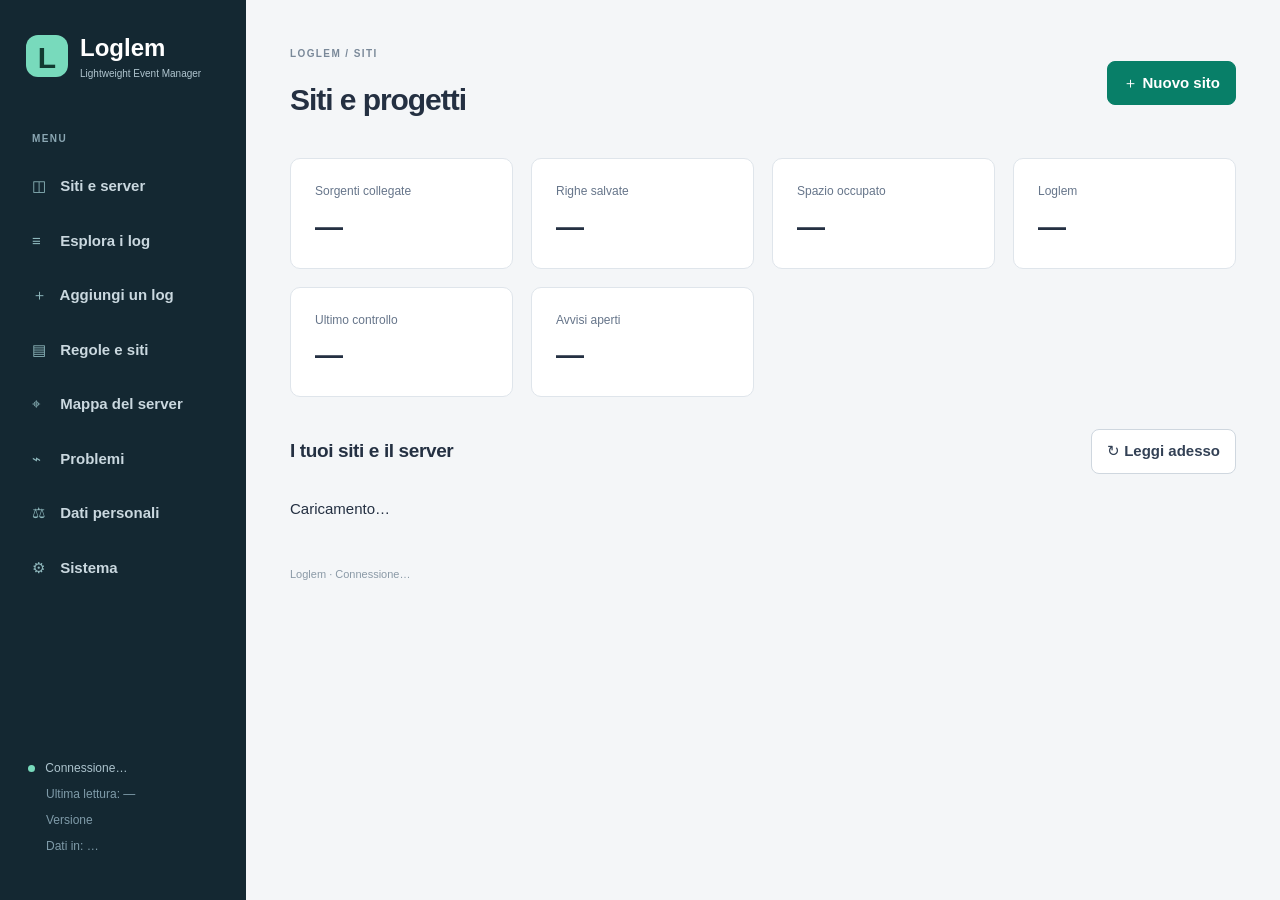
<file: web/index.html>
<!doctype html>
<html lang="it">
  <head>
    <meta charset="utf-8" />
    <meta name="viewport" content="width=device-width,initial-scale=1" />
    <meta name="loglem-token" content="__LOGLEM_TOKEN__" />
    <title>Loglem · Siti</title>
    <link rel="stylesheet" href="style.css" />
    <script src="copies.js" defer></script>
    <script src="app.js" defer></script>
    <script src="rules.js" defer></script>
    <script src="monitor.js" defer></script>
    <script src="add.js" defer></script>
  </head>
  <body>
    <dialog id="session-block" aria-labelledby="session-title">
      <h2 id="session-title">Ricollega questa pagina</h2><p id="session-message"></p>
      <button id="retry-session" type="button" class="primary">Ricarica la pagina</button>
    </dialog>
    <dialog id="assign-dialog" aria-labelledby="move-title">
      <form id="move-log"><h2 id="move-title">Assegna il log</h2>
        <p id="move-name"></p><label>Destinazione <select id="move-site" required></select></label>
        <p>Lo storico e le impostazioni di raccolta restano disponibili nella nuova scheda.</p>
        <button type="submit" class="primary">Assegna</button> <button type="button" data-close>Chiudi</button>
      </form>
    </dialog>
    <dialog id="pause-dialog" aria-labelledby="pause-title">
      <form id="schedule-pause"><h2 id="pause-title">Metti in pausa la raccolta</h2>
        <p id="pause-policy"></p><p>Il programma continuerà a scrivere. Se cancella degli originali prima della ripresa, quegli eventi potrebbero mancare nello storico.</p>
        <label>Quando deve riprendere Loglem?
          <select id="pause-duration"><option value="60">Tra un’ora</option><option value="1440">Tra un giorno</option><option value="10080">Tra una settimana</option><option value="">Quando premo Riprendi</option></select>
        </label><button type="submit" class="primary">Conferma pausa</button> <button type="button" data-close>Annulla</button>
      </form>
    </dialog>
    <dialog id="remove-dialog" aria-labelledby="remove-title">
      <h2 id="remove-title">Elimina il log da Loglem</h2><p id="remove-summary"></p>
      <p id="last-copy" class="cleanup-warning" hidden>Loglem ha già cancellato alcuni file originali dopo averli archiviati. Questo archivio potrebbe contenerne l’ultima copia.</p>
      <p>Il backup include configurazione e archivi di Loglem. Lo troverai nella cartella <code>backups</code> dei dati di Loglem. La cancellazione parte solo dopo la verifica.</p>
      <button id="remove-backup" type="button" class="primary">Crea e verifica un backup, poi elimina</button>
      <button id="remove-direct" type="button" class="danger">Elimina senza backup</button> <button type="button" data-close>Annulla</button>
    </dialog>
    <aside class="sidebar">
      <a class="brand" href="#sources">
        <span class="brand-icon">L</span>
        <span>Loglem<small>Lightweight Event Manager</small></span>
      </a>
      <p class="nav-label">MENU</p>
      <nav aria-label="Navigazione principale">
        <a href="#sources" data-nav="sources"><span aria-hidden="true">◫</span> Siti e server</a>
        <a href="#logs" data-nav="logs"><span aria-hidden="true">≡</span> Esplora i log</a>
        <a href="#add" data-nav="add" class="admin-only"><span aria-hidden="true">＋</span> Aggiungi un log</a>
        <a href="#rules" data-nav="rules" class="admin-only"><span aria-hidden="true">▤</span> Regole e siti</a>
        <a href="#inventory" data-nav="inventory" class="admin-only"><span aria-hidden="true">⌖</span> Mappa del server</a>
        <a href="#diagnostics" data-nav="diagnostics"><span aria-hidden="true">⌁</span> Problemi</a>
        <a href="#privacy" data-nav="privacy" class="admin-only"><span aria-hidden="true">⚖</span> Dati personali</a>
        <a href="#system" data-nav="system" class="admin-only"><span aria-hidden="true">⚙</span> Sistema</a>
      </nav>
      <div class="sidebar-bottom">
        <span class="connection-dot"></span> <span id="connection-status">Connessione…</span>
        <small id="last-reading">Ultima lettura: —</small>
        <small id="version">Versione</small>
        <small class="data-dir">Dati in: <span id="data-dir">…</span></small>
        <div id="user-box" class="user-box" hidden>
          <span id="user-name"></span>
          <button id="logout" type="button">Esci</button>
        </div>
      </div>
    </aside>

    <main>
      <header class="page-header">
        <div>
          <p class="eyebrow">LOGLEM / <span id="breadcrumb">SITI</span></p>
          <h1 id="page-title">Siti e progetti</h1>
          <p id="page-subtitle"></p>
        </div>
        <a class="button primary admin-only" id="header-add" href="#new-site">＋ Nuovo sito</a>
      </header>

      <div id="problems" class="problems" role="alert" hidden></div>
      <div id="notice" role="status" aria-live="polite" hidden></div>

      <!-- Sorgenti -->
      <section id="view-sources" data-view="sources">
        <div class="summary-grid">
          <div><span>Sorgenti collegate</span><strong id="source-count">—</strong></div>
          <div><span>Righe salvate</span><strong id="entry-count">—</strong></div>
          <div><span>Spazio occupato</span><strong id="archive-size">—</strong></div>
          <div id="card-uptime"><span>Loglem</span><strong id="uptime">—</strong></div>
          <div id="card-check"><span>Ultimo controllo</span><strong id="last-check">—</strong></div>
          <div id="card-alerts"><span>Avvisi aperti</span><strong id="open-alerts">—</strong></div>
        </div>
        <div class="section-heading">
          <h2>I tuoi siti e il server</h2>
          <button id="collect" class="admin-only">↻ Leggi adesso</button>
        </div>
        <p class="muted" id="collection-status"></p>
        <div id="source-list" class="source-grid"><p>Caricamento…</p></div>
      </section>

      <section data-view="new-site" hidden>
        <form id="new-site-form" class="panel">
          <label for="new-site-name">Nome del sito o progetto</label>
          <input id="new-site-name" maxlength="200" placeholder="example.com" required />
          <div class="wizard-actions">
            <a class="button" href="#sources">Annulla</a>
            <button type="submit" class="primary">Crea sito</button>
          </div>
        </form>
      </section>

      <section data-view="site" hidden>
        <a href="#sources" class="text-link">← Siti e server</a>
        <div id="site-actions" class="row site-actions"></div>
        <section id="site-storage" class="panel" hidden>
          <h2>Copie e doppioni</h2>
          <p id="site-space" role="status"></p>
          <div class="row">
            <button id="site-scan" class="admin-only" type="button">Cerca doppioni anche fuori da Loglem</button>
            <button id="site-recount" type="button">Aggiorna conteggio</button>
          </div>
          <details id="site-matches" hidden>
            <summary id="site-match-count"></summary>
            <div id="site-match-list"></div>
          </details>
        </section>
        <div id="site-logs" class="table-scroll"></div>
        <div id="advice-panel" class="panel advice" hidden></div>
        <section id="site-preview" class="panel" hidden>
          <h2>Righe più recenti</h2>
          <div id="site-recent"></div>
        </section>
      </section>

      <!-- Esplora i log -->
      <section id="view-logs" data-view="logs" hidden>
        <form id="search-form" class="panel filters">
          <div class="filter-dates">
            <label>Sito o server <select id="search-site"><option value="">Tutti i gruppi</option></select></label>
            <label>Log <select id="search-source"><option value="">Tutte le sorgenti</option></select></label>
          </div>
          <div class="filter-main">
            <label>Domanda <select id="search-question"><option value="">Ricerca libera</option><option value="admin">Accessi riusciti al server (SSH, sudo, su, login)</option><option value="cron">Errori segnalati da cron</option><option value="5xx">Richieste HTTP con risposta 5xx</option><option value="404">IP con più risposte 404</option></select></label>
            <div class="field grow">
              <label for="search-text">Cerca nel testo</label>
              <input id="search-text" placeholder="Una parola, un errore, un indirizzo IP…" />
            </div>
            <button class="primary" type="submit">Cerca</button>
            <button id="clear-search" type="button">Azzera</button>
          </div>
          <div class="filter-dates">
            <div class="field">
              <label for="search-from">Dal giorno (UTC)</label>
              <input id="search-from" type="date" />
            </div>
            <div class="field">
              <label for="search-to">Al giorno, incluso (UTC)</label>
              <input id="search-to" type="date" />
            </div>
          </div>
          <div class="filter-options">
            <div class="severity-filter" role="group" aria-label="Gravità da mostrare">
              <span class="severity-title">Mostra</span>
              <label class="level-check level-info">
                <input type="checkbox" id="show-info" checked /> Info
              </label>
              <label class="level-check level-warning">
                <input type="checkbox" id="show-warning" checked /> Avvisi
              </label>
              <label class="level-check level-error">
                <input type="checkbox" id="show-error" checked /> Errori
              </label>
            </div>
            <label class="checkbox live-toggle">
              <input type="checkbox" id="live" checked /> Diretta: le righe nuove compaiono in cima
              appena arrivano
            </label>
          </div>
          <details class="advanced-filters">
              <summary>Filtri avanzati</summary>
              <div class="filter-dates">
                <label class="checkbox">
                  <input type="checkbox" id="search-ignore-case" checked /> Maiuscole indifferenti
                </label>
                <div class="field">
                  <label for="search-ip">Indirizzo IP</label>
                  <input id="search-ip" placeholder="es. 203.0.113.7" />
                </div>
                <div class="field">
                  <label for="search-path">Percorso</label>
                  <input id="search-path" placeholder="es. /login" />
                </div>
                <div class="field">
                  <label for="search-status">Codice</label>
                  <input id="search-status" type="number" min="100" max="599" placeholder="es. 404" />
                </div>
              </div>
              <small>Gravità e codice si riconoscono dal contenuto della riga, per qualsiasi programma: JSON, common/combined, syslog, logfmt o parole come ERROR e WARN. Una riga senza gravità conta come info.</small>
          </details>
        </form>
        <div id="log-source-status" class="inline-status" role="status"></div>
        <div class="panel log-panel">
          <div class="section-heading log-heading">
            <h2>Log</h2>
            <span id="result-count" class="muted">Caricamento…</span>
          </div>
          <div id="search-results" aria-live="polite"></div>
        </div>
      </section>

      <!-- Aggiungi sorgente -->
      <section id="view-add" data-view="add" hidden>
        <ol class="stepper" aria-label="Passaggi">
          <li data-step="1">1 <span>Cosa</span></li>
          <li data-step="2">2 <span>Chi</span></li>
          <li data-step="3">3 <span>Dove</span></li>
          <li data-step="4">4 <span>Riepilogo</span></li>
        </ol>

        <div id="add-what" class="panel wizard-step">
          <h2>Cosa vuoi aggiungere?</h2>
          <p class="muted">Scegli che cosa vuoi tenere d'occhio: poi ti guido passo per passo.</p>
          <div id="category-grid" class="type-grid"></div>
          <form id="add-name-form" class="add-name" hidden>
            <div class="field">
              <label for="add-name" id="add-name-label">Come si chiama?</label>
              <input id="add-name" maxlength="120" autocomplete="off" />
              <small id="add-name-help"></small>
            </div>
            <div class="wizard-actions">
              <button type="button" id="add-name-cancel">← Cambia scelta</button>
              <button class="primary">Continua →</button>
            </div>
          </form>
        </div>

        <div id="add-who" class="panel wizard-step" hidden>
          <h2 id="add-who-title">Chi risponde alle richieste?</h2>
          <p class="muted">
            In cima quelli trovati su questo server. Se davanti c'è un proxy, scegli anche quello:
            il log degli accessi di solito lo scrive il primo che riceve la richiesta.
          </p>
          <div id="add-who-question" class="add-question" hidden>
            <strong id="add-who-question-text"></strong>
            <div class="row">
              <button type="button" class="primary" id="add-who-yes">Sì, è lui</button>
              <button type="button" id="add-who-no">No, scelgo io</button>
            </div>
          </div>
          <div id="program-list" class="container-list" aria-live="polite"></div>
          <div class="wizard-actions">
            <button type="button" data-add-back="1">← Indietro</button>
            <button type="button" id="add-who-unknown">Non lo so</button>
            <button type="button" id="add-who-other">Un altro programma</button>
            <button type="button" class="primary" id="add-who-next">Continua →</button>
          </div>
        </div>

        <div id="add-where" class="panel wizard-step" hidden>
          <h2>Dove sono i log?</h2>
          <p class="muted">
            Ho cercato su questo server. Le caselle già spuntate sono sicure; per le altre leggi il
            motivo e scegli tu.
          </p>
          <div id="add-where-warnings" class="add-warnings"></div>
          <div id="proposal-list" class="proposal-list" aria-live="polite"></div>
          <h3>Manca qualcosa? Aggiungi da…</h3>
          <div class="type-grid compact">
            <button id="from-files" class="type-card" type="button">
              <span class="type-icon">▱</span>
              <strong>File o cartella</strong>
              <span>Qualsiasi file di testo, o i file di una cartella con un certo nome</span>
            </button>
            <button id="from-container" class="type-card" type="button">
              <span class="type-icon">⬡</span>
              <strong>Container</strong>
              <span>Podman, Docker o un pod di Kubernetes, tutti in un elenco</span>
            </button>
            <button id="from-journal" class="type-card" type="button">
              <span class="type-icon">☰</span>
              <strong>Journal di sistema</strong>
              <span>Servizi, programmi, gravità</span>
            </button>
            <button id="from-other" class="type-card" type="button">
              <span class="type-icon">?</span>
              <strong>Altro</strong>
              <span>Un log che non sta in un file</span>
            </button>
          </div>
          <div class="wizard-actions">
            <button type="button" data-add-back="2">← Indietro</button>
            <button type="button" class="primary" id="add-where-next">Continua →</button>
          </div>
        </div>

        <div id="folder-step" class="panel wizard-step" hidden>
          <h2>File o cartella</h2>
          <p class="muted">
            Naviga tra le cartelle del computer su cui gira Loglem, oppure scrivi il percorso e
            premi Invio. Scegli un file, oppure tutta la cartella con i nomi che ti servono.
          </p>
          <label for="folder-path">Percorso della cartella</label>
          <div class="row">
            <input id="folder-path" class="grow" placeholder="/var/log" />
            <button id="open-folder" type="button">Apri</button>
            <button id="folder-parent" type="button">↑ Cartella superiore</button>
          </div>
          <div id="folder-items" class="folder-list"></div>
          <div class="preview">
            <strong id="log-count"></strong>
            <ul id="log-files"></ul>
          </div>
          <div class="field">
            <label for="folder-pattern">Tutta la cartella: quali file?</label>
            <div class="row">
              <input id="folder-pattern" class="grow" list="folder-pattern-options" value="*.log" />
              <datalist id="folder-pattern-options"></datalist>
              <button id="use-folder" type="button" class="primary">Usa la cartella →</button>
            </div>
            <small id="folder-pattern-help">* sta per «qualsiasi testo». Vengono letti anche i file futuri con lo stesso nome. Le sottocartelle no.</small>
          </div>
          <div class="wizard-actions">
            <button type="button" data-add-back="3">← Torna all'elenco</button>
          </div>
        </div>

        <div id="container-step" class="panel wizard-step" hidden>
          <h2>Quale container?</h2>
          <p class="muted">I container e i pod che l'utente che esegue Loglem può vedere.</p>
          <div id="container-list" class="container-list" aria-live="polite"></div>
          <label class="checkbox" id="follow-name-box" hidden>
            <input type="checkbox" id="follow-by-name" checked />
            Segui per nome tramite il journal (consigliato): i log continuano anche quando il
            container viene ricreato da un nuovo rilascio
          </label>
          <label class="checkbox" id="follow-app-box" hidden>
            <input type="checkbox" id="kubernetes-follow-app" checked />
            Segui tutti i pod dell'applicazione (etichetta <code>app</code>): i log continuano
            anche quando i pod vengono ricreati da un rilascio
          </label>
          <div class="wizard-actions">
            <button type="button" data-add-back="3">← Torna all'elenco</button>
            <button id="use-container" type="button" class="primary" disabled>Aggiungi all'elenco →</button>
          </div>
        </div>

        <div id="journal-step" class="panel wizard-step" hidden>
          <h2>Cosa vuoi leggere dal journal?</h2>
          <p class="muted">Scegli uno o più servizi, oppure dei programmi, oppure solo una gravità.</p>
          <div class="field">
            <span class="label">Servizi</span>
            <div id="journal-units" class="container-list" aria-live="polite"></div>
          </div>
          <div class="field">
            <label for="journal-identifiers">Programmi (facoltativo)</label>
            <input id="journal-identifiers" placeholder="es. sshd, sudo" />
            <small>Nomi separati da virgola.</small>
          </div>
          <div class="field">
            <label for="journal-priority">Gravità</label>
            <select id="journal-priority">
              <option value="">Tutte le voci</option>
              <option value="3">Solo errori e più gravi</option>
              <option value="4">Avvisi, errori e più gravi</option>
              <option value="6">Tutto tranne il debug</option>
            </select>
          </div>
          <div class="wizard-actions">
            <button type="button" data-add-back="3">← Torna all'elenco</button>
            <button id="use-journal" type="button" class="primary">Aggiungi all'elenco →</button>
          </div>
        </div>

        <div id="other-step" class="panel wizard-step" hidden>
          <h2>Un log che non sta in un file</h2>
          <p id="other-help" class="pre-line"></p>
          <div class="wizard-actions">
            <button type="button" data-add-back="3">← Torna all'elenco</button>
          </div>
        </div>

        <div id="add-summary" class="panel wizard-step" hidden>
          <h2>Riepilogo</h2>
          <p id="add-summary-target" class="muted"></p>
          <div id="add-summary-list" class="table-scroll"></div>
          <p class="muted">
            Ogni log viene tenuto 28 giorni nella copia di Loglem: lo cambi dopo, nelle impostazioni
            del log. I file originali non vengono toccati.
          </p>
          <div class="wizard-actions">
            <button type="button" data-add-back="3">← Indietro</button>
            <button type="button" class="primary" id="add-save">Salva e inizia a leggere</button>
          </div>
        </div>
      </section>

      <!-- Impostazioni della sorgente -->
      <section id="view-settings" data-view="settings" hidden>
        <div class="panel">
          <a id="settings-back" href="#sources" class="text-link">← Siti e server</a>
          <h2 id="settings-title">Impostazioni sorgente</h2>
          <p id="settings-owner"></p>
          <div id="settings-gaps" aria-live="polite"></div>
          <div id="settings-advice" class="advice" hidden></div>
          <section id="settings-origin-panel" class="source-lifecycle"><h3>Quanto restano i log nel programma</h3><div id="settings-original-retention"></div></section>
          <form id="retention-form">
            <div class="field">
              <label for="settings-label">Nome visualizzato</label>
              <input id="settings-label" required maxlength="120" />
              <small>Puoi cambiare nome senza perdere lo storico.</small>
            </div>
            <div class="field">
              <label for="settings-kind">Tipo di log</label>
              <select id="settings-kind">
                <option value="application">Applicazione</option>
                <option value="database">Database</option>
                <option value="admin_access">Accessi amministrativi</option>
                <option value="system">Sistema</option>
                <option value="other">Altro</option>
                <option value="access">Accessi (può contenere IP)</option>
                <option value="error">Errori e stack trace</option>
              </select>
            </div>
            <div class="field">

              <small id="retention-class-note"></small>
              <label for="retention-days">Per quanto tempo Loglem conserva le copie?</label>
              <div class="row">
                <input id="retention-days" type="number" min="1" max="36500" required />
                <select id="retention-unit" class="unit-select" aria-label="Unità di conservazione">
                  <option value="days">Giorni</option>
                  <option value="months">Mesi</option>
                  <option value="years">Anni</option>
                </select>
              </div>
              <small>
                Mesi e anni seguono il calendario. La cancellazione automatica avviene durante la
                raccolta.
              </small>
            </div>
            <div class="field">
              <label for="settings-storage">Dove salvare SQLite?</label>
              <select id="settings-storage">
                <option value="default">Cartella predefinita di Loglem</option>
                <option value="custom">Cartella personalizzata</option>
              </select>
              <p id="settings-default-path" class="path"></p>
              <div id="settings-custom-storage" hidden>
                <div class="row">
                  <input id="settings-archive-dir" class="grow" placeholder="Percorso assoluto" />
                  <button type="button" data-storage-for="settings-archive-dir">Sfoglia…</button>
                </div>
                <small>
                  Cambiando cartella, Loglem copia e verifica l'archivio prima di rimuovere il
                  vecchio.
                </small>
              </div>
            </div>

            <section id="cleanup-panel" class="cleanup-panel" hidden>
              <h3>Chi cancella i vecchi file di log?</h3>
              <p>Quando un programma apre un nuovo file, quello precedente può cambiare nome. Per esempio, <code>access.log.1</code> contiene i vecchi accessi e <code>access.log</code> riceve quelli nuovi.</p>
              <p id="cleanup-headline" class="cleanup-headline"></p>
              <fieldset class="cleanup-options">
                <legend>Cosa deve fare Loglem?</legend>
                <label><input type="radio" name="cleanup-mode" value="keep"> Conserva i file originali. Scegli questa opzione se li cancella già il programma.</label>
                <label id="rotated-choice"><input type="radio" name="cleanup-mode" value="rotated"> Cancella i vecchi file accanto al log dopo averne salvato e verificato una copia.</label>
                <label><input type="radio" name="cleanup-mode" value="handoff"> Usa una cartella separata. Il programma ci mette i log che ha chiuso. Loglem li salva, li controlla e poi li cancella.</label>
                <label id="legacy-choice" hidden><input type="radio" name="cleanup-mode" value="both"> Mantieni la scelta precedente: pulisci sia i vecchi file sia la cartella separata.</label>
              </fieldset>
              <div id="cleanup-settings" hidden>
                <label for="completed-dir">Cartella che contiene solo i log chiusi</label>
                <div class="row"><input id="completed-dir" class="grow" placeholder="/percorso/log-chiusi" />
                  <button type="button" data-storage-for="completed-dir">Sfoglia…</button></div>
                <label class="checkbox"><input id="handoff-confirmed" type="checkbox" /> Confermo che il programma ha smesso di scrivere in tutti i file di questa cartella.</label>
              </div>
              <details id="rotated-settings" hidden>
                <summary>Avanzate · Come riconoscere i vecchi file</summary>
                <label for="rotated-pattern">Nomi da cercare nella stessa cartella</label>
                <div class="row"><input id="rotated-pattern" class="grow" placeholder="access.log.*" />
                  <button type="button" id="use-suggested-pattern" hidden></button></div>
                <small>L’asterisco indica la parte del nome che cambia.</small>
                <p id="matched-files" aria-live="polite"></p>
              </details>
              <ul id="cleanup-notes" class="cleanup-notes"></ul>
              <p id="cleanup-warning" class="cleanup-warning" role="alert" hidden></p>
            </section>

            <details id="file-source-settings">
              <summary>Percorso da cui leggere (avanzato)</summary>
              <div class="field">
                <label for="settings-source-path">Percorso da cui leggere</label>
                <input id="settings-source-path" />
              </div>
            </details>

            <div class="wizard-actions">
              <button type="submit" class="primary">Salva impostazioni</button>
            </div>
          </form>

          <div id="container-log-box" class="source-lifecycle" hidden>
            <h3>Log tenuti dal runtime</h3>
            <p id="container-log-advice" class="muted"></p>
          </div>

          <div class="source-lifecycle">
            <h3>Gestisci la raccolta</h3>
            <p id="lifecycle-status"></p>
            <p class="muted">
              Puoi interrompere la lettura e riprenderla più avanti. Durante la pausa o dopo lo scollegamento, le righe già salvate continuano a scadere secondo la durata scelta.
            </p>
            <div class="row">
              <button id="pause-source" type="button">Metti in pausa</button>
              <button id="detach-source" type="button">Scollega mantenendo lo storico</button>
            </div>
            <p class="muted">
              Per togliere del tutto una sorgente, scollegala o mettila in pausa, poi eliminala.
              L’eliminazione cancella anche lo storico e non si può annullare.
            </p>
            <div class="row">
              <button id="remove-source" type="button" class="danger">Elimina la sorgente e il suo storico</button>
            </div>
          </div>

          <details id="podman-reconnect">
            <summary>Container ricreato? Collega il sostituto</summary>
            <p class="muted">
              Scegli il nuovo container esplicitamente. Lo storico precedente resta nella stessa
              sorgente.
            </p>
            <label for="reconnect-connection">Connessione Podman (vuota = quella attuale)</label>
            <input id="reconnect-connection" />
            <button id="load-replacements" type="button">Mostra container</button>
            <label for="replacement-container">Nuovo container</label>
            <select id="replacement-container">
              <option value="">Carica prima l'elenco</option>
            </select>
            <button id="reconnect-source" type="button">Collega questo container</button>
          </details>
        </div>
      </section>

      <!-- Statistiche -->
      <section id="view-stats" data-view="stats" hidden>
        <div class="panel">
          <div class="section-heading">
            <h2 id="stats-title">Statistiche</h2>
            <select id="stats-days" aria-label="Periodo">
              <option value="1">Ultimo giorno</option>
              <option value="7" selected>Ultimi 7 giorni</option>
              <option value="30">Ultimi 30 giorni</option>
            </select>
          </div>
          <p id="stats-summary" class="muted"></p>
          <div id="stats-body" class="stats-grid"></div>
        </div>
      </section>

      <!-- Dati personali -->
      <section id="view-privacy" data-view="privacy" hidden>
        <div class="panel">
          <h2>Trova i dati di una persona</h2>
          <p class="muted">
            Per una richiesta di cancellazione o di accesso ai dati. Scrivi almeno un campo.
          </p>
          <form id="privacy-form">
            <div class="filter-dates">
              <div class="field">
                <label for="privacy-ip">Indirizzo IP</label>
                <input id="privacy-ip" placeholder="es. 203.0.113.7" />
              </div>
              <div class="field">
                <label for="privacy-text">Altro testo (nome, email…)</label>
                <input id="privacy-text" />
              </div>
              <div class="field">
                <label for="privacy-source">Sorgente</label>
                <select id="privacy-source">
                  <option value="">Tutte</option>
                </select>
              </div>
            </div>
            <label class="checkbox">
              <input type="checkbox" id="privacy-originals" />
              Considera anche i file originali dei programmi (solo file finiti e già archiviati)
            </label>
            <div class="row">
              <button class="primary" type="submit">Mostra cosa trovo</button>
              <button type="button" id="privacy-export">Scarica i dati (file di testo)</button>
            </div>
          </form>
          <div id="privacy-result" hidden></div>
        </div>
        <div class="panel system-panel" id="privacy-erase" hidden>
          <h2>Cancella</h2>
          <p class="muted">
            Le righe spariscono da Loglem (e dai file originali, se hai spuntato la casella).
            Restano i log di Podman, Docker, Kubernetes e del journal, e i backup già fatti.
          </p>
          <div class="field">
            <label for="privacy-reason">Motivo (obbligatorio)</label>
            <input id="privacy-reason" placeholder="es. richiesta art. 17 del 17/11/2026, pratica 3" />
            <small>Scrivi un numero di pratica, non un'email: anche l'email è un dato personale.</small>
          </div>
          <button type="button" id="privacy-erase-button" class="danger">Cancella</button>
        </div>
        <div class="panel system-panel">
          <div class="section-heading">
            <h2>Chi ha guardato</h2>
            <button id="audit-reload" type="button">↻ Aggiorna</button>
          </div>
          <p class="muted">Accessi, ricerche, esportazioni e cancellazioni degli ultimi 90 giorni.</p>
          <div id="audit-list"></div>
        </div>
      </section>

      <section id="view-rules" data-view="rules" hidden>
        <div class="panel"><h2>Regole delle sorgenti</h2><div id="source-rules"></div></div>
        <form id="assignment" class="panel policy-form"><h2>Assegna classe e sito</h2>
          <label>Sorgente <select id="assign-source" required></select></label>
          <label>Classe <select id="assign-class"></select></label><label>Sito <input id="assign-site" maxlength="200" placeholder="example.com" list="known-sites"></label><datalist id="known-sites"></datalist>
          <button class="primary">Salva assegnazione</button></form>
        <form id="class-form" class="panel policy-form"><h2>Classi di regole</h2>
          <label>Classe da modificare <select id="class-picker"></select></label>
          <label>Nome <input id="class-name" required maxlength="120"></label><label>Perché applichi questa regola? <input id="class-reason" required></label>
          <label>Durata <input id="class-duration" type="number" min="1" value="28" required></label>
          <label>Unità <select id="class-unit"><option value="days">Giorni</option><option value="months">Mesi</option><option value="years">Anni</option></select></label>
          <label>Quota condivisa in MiB (0 = illimitata) <input id="class-quota" type="number" min="0" value="0" required></label>
          <label class="checkbox"><input type="checkbox" id="class-mask"> Maschera subito gli IP</label>
          <label class="checkbox"><input type="checkbox" id="class-proof"> Sigilla ogni giorno concluso</label>
          <label>Autorità di marca temporale RFC 3161 <input id="class-tsa" type="url" placeholder="https://… (facoltativo)"></label>
          <label class="checkbox"><input type="checkbox" id="class-compress"> Comprimi i messaggi dei giorni conclusi</label>
          <label class="checkbox"><input type="checkbox" id="class-backup"> Includi nel backup delle classi selezionate</label>
          <div class="row"><button class="primary">Salva classe</button><button id="delete-class" type="button">Elimina classe inutilizzata</button></div>
        </form>
        <form id="quota-form" class="panel policy-form"><h2>Spazio totale degli archivi</h2>
          <label>Quota in MiB (0 = illimitata) <input id="total-quota" type="number" min="0" required></label>
          <p>Al termine della raccolta Loglem libera le righe più vecchie. Gli archivi con sigilli sono protetti. SQLite può usare spazio aggiuntivo durante la scrittura.</p>
          <button>Salva quota</button></form>
      </section>
      <section id="view-inventory" data-view="inventory" hidden><div class="panel"><h2>Log del server</h2>
        <button id="scan-server">Esplora il server</button>
        <label class="checkbox"><input type="checkbox" id="only-unlinked"> Mostra solo le sorgenti da collegare</label>
        <p id="map-notes" class="muted"></p><div id="map-result" class="table-scroll"></div></div></section>
      <!-- Sistema -->
      <section id="view-system" data-view="system" hidden>
        <div id="service-panel" class="panel policy-form" aria-live="polite">
          <h2>Servizio</h2>
          <p class="muted">
            Il servizio tiene Loglem acceso: legge i log, fa il controllo automatico e riparte da
            solo dopo un guasto o un riavvio del computer.
          </p>
          <p id="service-state" class="service-state">Controllo in corso…</p>
          <p id="service-detail" class="muted"></p>
          <div class="row">
            <button id="service-install" type="button">Installa o reinstalla il servizio</button>
            <button id="service-restart" type="button">Riavvia</button>
          </div>
        </div>
        <form id="monitor-form" class="panel policy-form">
          <h2>Controllo automatico</h2>
          <p class="muted">
            Loglem controlla da solo che tutto funzioni (sorgenti lette, regole di allarme, spazio)
            e mostra l'esito in alto. Non serve nessun cron.
          </p>
          <label class="checkbox"><input type="checkbox" id="monitor-on"> Controlla da solo</label>
          <label>Ogni quanti minuti <input id="monitor-minutes" type="number" min="1" max="1440" required></label>
          <p id="monitor-result" class="muted"></p>
          <div class="row">
            <button class="primary">Salva</button>
            <button type="button" id="monitor-now">Controlla adesso</button>
          </div>
        </form>
        <form id="email-form" class="panel policy-form" autocomplete="off">
          <h2>Avvisi per mail (facoltativo)</h2>
          <p class="muted">
            Se non configuri niente, gli avvisi si vedono solo qui, nel terminale e con
            <code>loglem check</code>. Con Resend ricevi una mail quando un problema si apre, quando
            si chiude e un promemoria se resta aperto più di 24 ore. Le mail non contengono righe di log.
          </p>
          <label>Chiave di Resend
            <input type="password" id="email-key" autocomplete="new-password" placeholder="Incolla la chiave (non si rilegge mai)">
          </label>
          <small id="email-key-note"></small>
          <label>Mittente <input id="email-from" placeholder="noreply@tuodominio.it"></label>
          <label>Invia a <input id="email-to" placeholder="tuo@indirizzo.it (fino a 5, separati da virgola)"></label>
          <label>Indirizzo della pagina nella mail (facoltativo) <input id="email-page" type="url" placeholder="https://…"></label>
          <label>Al massimo quante mail all'ora <input id="email-limit" type="number" min="1" max="60" value="6"></label>
          <p id="email-last" class="muted"></p>
          <div class="row">
            <button class="primary">Salva</button>
            <button type="button" id="email-test">Invia una mail di prova</button>
            <button type="button" id="email-off" class="danger">Disattiva e cancella la chiave</button>
          </div>
        </form>
        <form id="proof-form" class="panel policy-form"><h2>Sigilli e marche temporali</h2><label>Sorgente <select id="proof-source" required></select></label>
          <label class="checkbox"><input type="checkbox" id="proof-on"> Sigilla i giorni conclusi</label>
          <label>Autorità RFC 3161 (facoltativa) <input type="url" id="proof-tsa" placeholder="https://…"></label>
          <div class="row"><button>Salva modalità prova</button><button type="button" id="verify-proof">Verifica catena e impronte</button></div><pre id="proof-report"></pre></form>
        <form id="alert-form" class="panel policy-form"><h2>Regole di allarme</h2><div id="alert-list"></div>
          <label>Nome della regola <input required id="alert-name" pattern="[A-Za-z0-9_\-]+"></label>
          <label>Tipo <select id="alert-kind"><option value="pattern">Occorrenze di un testo</option><option value="archive_size">Dimensione degli archivi</option><option value="free_space">Spazio libero sul disco</option></select></label>
          <label>Sorgente <select id="alert-source"></select></label>
          <label id="alert-text-label">Testo <input id="alert-text" required></label>
          <label><span id="alert-threshold">Numero di occorrenze</span><input id="alert-value" type="number" min="1" value="1" required></label>
          <label id="alert-time-label">Finestra in minuti <input id="alert-minutes" type="number" min="1" value="10" required></label><button>Salva allarme</button></form>
        <form id="local-backup" class="panel policy-form"><h2>Backup locale</h2><label>Cartella del backup sul server <input id="backup-path" required placeholder="/percorso/backup"></label>
          <div class="row"><button value="create">Crea e verifica</button><button value="verify">Verifica esistente</button></div><output id="local-result"></output></form>
        <form id="schedule-form" class="panel policy-form"><h2>Backup cifrato fuori dal server</h2>
          <label>Cartella remota esistente <input id="backup-dest" required placeholder="utente@host:/backup/loglem"></label>
          <label>Impronta completa della chiave pubblica OpenPGP <input id="backup-key" required></label>
          <label>Intervallo in ore <input id="backup-hours" type="number" min="1" max="8760" value="24" required></label>
          <label class="checkbox"><input type="checkbox" id="backup-selected"> Solo le classi selezionate</label>
          <p>Il servizio usa GPG, tar e rsync via SSH. Importa la chiave pubblica nel portachiavi del servizio e configura l’accesso SSH al server di destinazione.</p>
          <div class="row"><button>Attiva pianificazione</button><button type="button" id="stop-backup">Disattiva</button><button type="button" id="send-backup">Esegui ora</button><button type="button" id="backup-refresh">Aggiorna esito</button></div>
          <output id="backup-status"></output></form>
        <div class="panel">
          <h2>Aggiornamenti</h2>
          <p class="muted">
            Loglem scarica solo versioni firmate dall'editore configurato, le verifica e si
            riavvia da solo. Puoi chiudere la pagina: l'aggiornamento continua.
          </p>
          <p id="update-status" class="path"></p>
          <div class="row">
            <button id="update-check" type="button">Controlla</button>
            <button id="update-install" type="button" class="primary" hidden>Installa la nuova versione</button>
          </div>
        </div>
        <div class="panel system-panel">
          <h2>Impostazioni</h2>
          <p class="muted">
            Sorgenti, durate e regole in un file, per spostarle su un altro server. Utenti e
            password non vengono esportati e non vengono sostituiti dall'importazione.
          </p>
          <div class="row">
            <button id="config-export" type="button">Scarica le impostazioni</button>
            <label class="button" for="config-file">Importa da file…</label>
            <input id="config-file" type="file" accept="application/json,.json" hidden />
          </div>
        </div>
      </section>

      <!-- Problemi -->
      <section id="view-diagnostics" data-view="diagnostics" hidden>
        <div class="panel">
          <div class="section-heading">
            <h2>Problemi registrati da Loglem</h2>
            <button id="reload-diagnostics">↻ Aggiorna</button>
          </div>
          <p class="muted">
            Se chiedi aiuto a qualcuno, mostragli il dettaglio di un problema (clicca sulla riga).
            Restano salvati anche dopo un riavvio.
          </p>
          <p id="diagnostic-path" class="path"></p>
          <div id="diagnostic-list"></div>
        </div>
      </section>

      <footer>Loglem · <span id="footer-status">Connessione…</span></footer>
    </main>
    <dialog id="storage-dialog">
      <h2>Scegli una cartella</h2>
      <label for="storage-browser-path">Percorso</label>
      <div class="row">
        <input id="storage-browser-path" class="grow" />
        <button id="storage-browser-open" type="button">Apri</button>
        <button id="storage-browser-parent" type="button">↑ Su</button>
      </div>
      <p id="storage-browser-error" role="status"></p>
      <div id="storage-browser-items" class="folder-list"></div>
      <div class="wizard-actions">
        <button id="storage-browser-cancel" type="button">Annulla</button>
        <button id="storage-browser-use" class="primary" type="button">Usa questa cartella</button>
      </div>
    </dialog>

  </body>
</html>
</file>
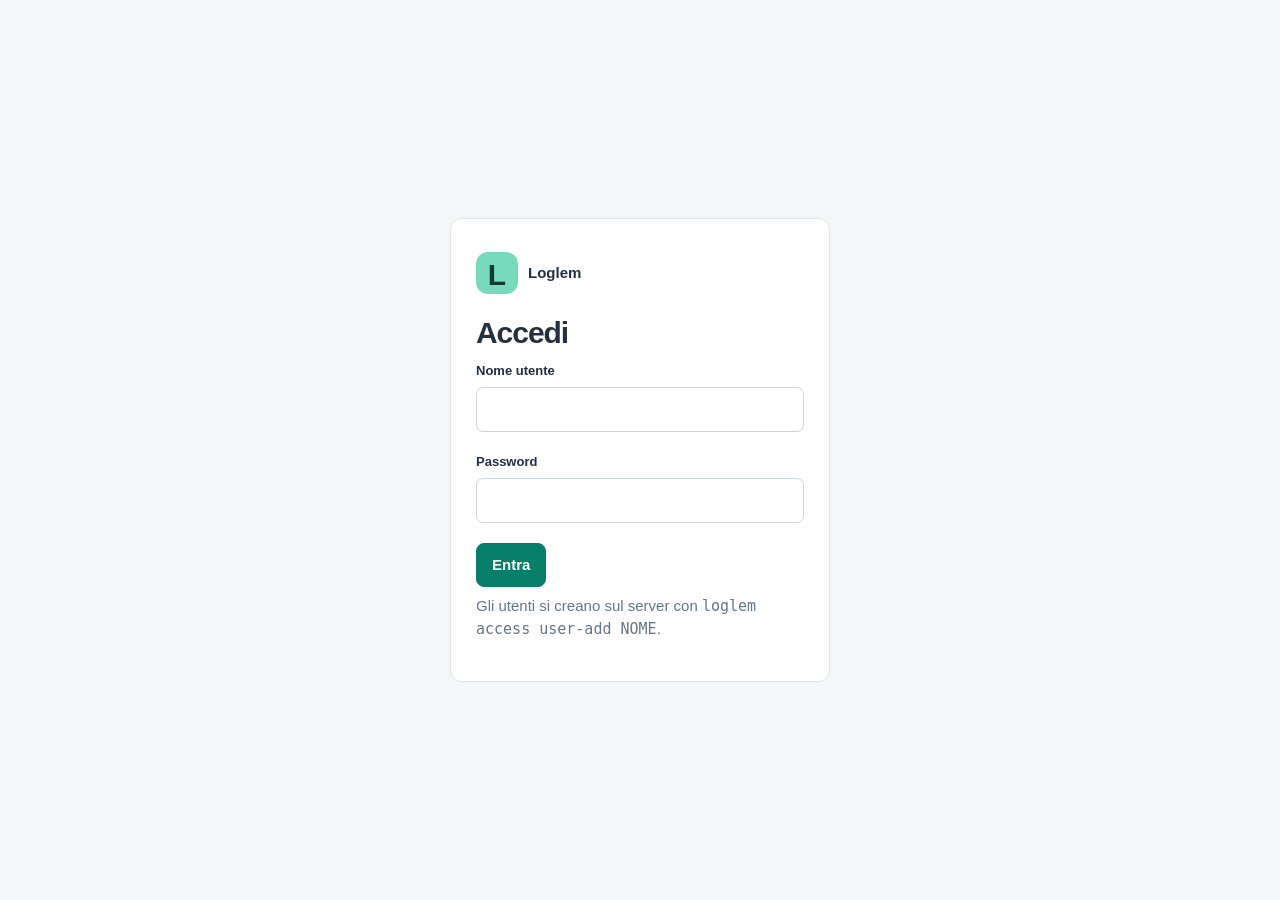
<file: web/login.html>
<!doctype html>
<html lang="it">
  <head>
    <meta charset="utf-8" />
    <meta name="viewport" content="width=device-width,initial-scale=1" />
    <title>Loglem · Accesso</title>
    <link rel="stylesheet" href="style.css" />
    <script src="login.js" defer></script>
  </head>
  <body class="login-page">
    <form id="login-form" class="panel login-panel">
      <p class="brand-login"><span class="brand-icon">L</span> Loglem</p>
      <h1>Accedi</h1>
      <div class="field">
        <label for="login-user">Nome utente</label>
        <input id="login-user" autocomplete="username" required />
      </div>
      <div class="field">
        <label for="login-password">Password</label>
        <input id="login-password" type="password" autocomplete="current-password" required />
      </div>
      <p id="login-error" class="card-error" role="alert" hidden></p>
      <button class="primary" type="submit">Entra</button>
      <p class="muted">
        Gli utenti si creano sul server con <code>loglem access user-add NOME</code>.
      </p>
    </form>
  </body>
</html>
</file>
<file: web/style.css>
:root {
  font: 15px/1.5 -apple-system,BlinkMacSystemFont,"Segoe UI",sans-serif;
  color: #243042;
  background: #f4f6f8;
  color-scheme: light;
  --accent: #087f68;
  --border: #dfe5eb;
  --muted: #66758a;
}

* {
  box-sizing: border-box;
}

body {
  margin: 0;
}

a {
  color: inherit;
  text-decoration: none;
}

button,input,select {
  font: inherit;
}

button,.button {
  display: inline-flex;
  align-items: center;
  justify-content: center;
  gap: 8px;
  padding: 10px 15px;
  border: 1px solid #cfd7df;
  border-radius: 8px;
  background: #fff;
  color: #334155;
  font-weight: 550;
  cursor: pointer;
  white-space: normal;
}

button:hover,.button:hover {
  background: #edf3f2;
  border-color: #a9c9c0;
}

button:disabled {
  opacity: .55;
  cursor: wait;
}

.primary {
  background: var(--accent);
  border-color: var(--accent);
  color: #fff;
}

.primary:hover {
  background: #066b59;
  color: #fff;
}

.sidebar {
  position: fixed;
  inset: 0 auto 0 0;
  width: 246px;
  background: #142832;
  color: #cad8df;
  padding: 30px 18px;
  display: flex;
  flex-direction: column;
}

.brand {
  display: flex;
  gap: 12px;
  align-items: center;
  color: #fff;
  font-size: 24px;
  font-weight: 700;
  margin: 0 8px 42px;
}

.brand-icon {
  width: 42px;
  height: 42px;
  border-radius: 12px;
  background: #78dabc;
  color: #123b31;
  text-align: center;
  font-size: 30px;
}

.brand small {
  font-size: 10px;
  display: block;
  color: #b0c5cf;
  font-weight: 400;
}

.nav-label {
  font-size: 10px;
  font-weight: 650;
  letter-spacing: .14em;
  color: #8ba7b3;
  padding-left: 14px;
}

nav {
  display: grid;
  gap: 6px;
}

nav a {
  padding: 13px 14px;
  border-radius: 8px;
  font-weight: 550;
}

nav a span {
  display: inline-block;
  width: 24px;
  color: #8fb8bd;
}

nav a:hover {
  background: #203d47;
}

nav a[aria-current=page] {
  background: #284a50;
  color: #b0f0dc;
}

nav a[aria-current=page] span {
  color: #a2ead3;
}

.sidebar-bottom {
  margin-top: auto;
  padding: 15px 10px;
  font-size: 12px;
  color: #adc4ce;
}

.sidebar-bottom small {
  margin: 8px 0 0 18px;
  color: #7f9ba9;
}

.connection-dot {
  display: inline-block;
  width: 7px;
  height: 7px;
  border-radius: 50%;
  background: #78dabc;
  margin-right: 7px;
}

main {
  margin-left: 246px;
  padding: 38px 44px;
  max-width: 1700px;
}

.page-header {
  display: flex;
  justify-content: space-between;
  align-items: center;
  gap: 20px;
  margin-bottom: 30px;
}

h1 {
  font-size: 30px;
  letter-spacing: -.035em;
  margin: 3px 0 6px;
  font-weight: 700;
}

h2 {
  font-size: 19px;
  margin: 0 0 10px;
  letter-spacing: -.02em;
}

h3 {
  font-size: 17px;
  margin: 0;
}

p {
  margin: 8px 0 16px;
}

.page-header p:last-child {
  margin: 0;
  color: var(--muted);
}

.eyebrow {
  font-size: 10px;
  letter-spacing: .14em;
  font-weight: 650;
  color: #7a8999;
}

small,.hint {
  font-size: 12px;
  color: var(--muted);
  display: block;
}

.muted {
  color: var(--muted);
}

.panel,.source-card {
  padding: 25px;
  background: #fff;
  border: 1px solid var(--border);
  border-radius: 12px;
  box-shadow: 0 2px 3px #15263703;
}

.summary-grid {
  display: grid;
  grid-template-columns: repeat(auto-fit,minmax(180px,1fr));
  gap: 18px;
  margin-bottom: 32px;
}

.summary-grid>div {
  background: #fff;
  border: 1px solid var(--border);
  border-radius: 10px;
  padding: 20px 24px;
}

.summary-grid span {
  font-size: 12px;
  color: var(--muted);
}

.summary-grid strong {
  display: block;
  font-size: 28px;
  font-weight: 650;
  letter-spacing: -.03em;
  margin-top: 4px;
}

.section-heading {
  display: flex;
  justify-content: space-between;
  align-items: center;
  gap: 15px;
  margin-bottom: 12px;
}

.section-heading h2 {
  margin: 0;
}

.source-grid {
  display: grid;
  grid-template-columns: repeat(auto-fit,minmax(290px,1fr));
  gap: 18px;
}

.source-card {
  min-width: 0;
}

.card-heading {
  display: flex;
  justify-content: space-between;
  gap: 10px;
  align-items: flex-start;
}

.source-kind {
  font-size: 10px;
  text-transform: uppercase;
  color: var(--muted);
  letter-spacing: .08em;
}

.badge {
  font-size: 11px;
  border-radius: 20px;
  padding: 4px 9px;
  background: #e8f5ee;
  color: #236045;
  white-space: nowrap;
}

.badge.error {
  background: #fff0ed;
  color: #a33c2b;
}

.badge.waiting {
  background: #edf1f6;
  color: #52647b;
}

.card-metrics {
  display: flex;
  gap: 30px;
  margin: 24px 0;
}

.card-metrics strong {
  display: block;
  font-size: 24px;
  color: #253746;
}

.card-metrics span {
  font-size: 11px;
  color: var(--muted);
}

.source-origin {
  font-size: 12px;
  color: var(--muted);
  overflow-wrap: anywhere;
  min-height: 36px;
}

.source-card .row {
  margin-top: 18px;
}

.card-error {
  font-size: 12px;
  color: #a33224;
  background: #fff3f0;
  padding: 12px;
  border-radius: 7px;
  overflow-wrap: anywhere;
}

.empty-state {
  grid-column: 1/-1;
  text-align: center;
  padding: 55px 20px;
  background: #fff;
  border: 1px dashed #c4cfd8;
  border-radius: 12px;
}

.empty-state h2 {
  margin-top: 12px;
}

.empty-state p {
  color: var(--muted);
  max-width: 460px;
  margin: 10px auto 24px;
}

.empty-icon {
  font-size: 36px;
  color: #8db9ae;
}

.row {
  display: flex;
  align-items: center;
  gap: 12px;
  flex-wrap: wrap;
}

.grow {
  flex: 1;
  min-width: 160px;
}

label {
  display: block;
  font-size: 13px;
  font-weight: 600;
  margin: 0 0 7px;
}

input,select {
  width: 100%;
  border: 1px solid #cdd6df;
  border-radius: 7px;
  background: #fff;
  color: #243042;
  padding: 10px 12px;
  min-height: 43px;
}

input[type=number] {
  width: 120px;
}

input[type=checkbox],input[type=radio] {
  width: auto;
  min-height: 0;
  accent-color: var(--accent);
}

input:focus,select:focus {
  outline: 2px solid #9bcebd;
  outline-offset: 1px;
}

button:focus-visible,a:focus-visible {
  outline: 3px solid #8abfac;
  outline-offset: 3px;
}

.field {
  margin-bottom: 20px;
}

.field small {
  margin-top: 7px;
}

.filters {
  padding: 20px;
  margin-bottom: 18px;
}

.filter-main {
  display: flex;
  gap: 15px;
  align-items: flex-end;
}

.filter-main .field {
  margin: 0;
  min-width: 170px;
}

.filter-main .field.grow {
  flex: 1;
}

.filter-dates {
  display: flex;
  gap: 16px;
  align-items: flex-end;
  flex-wrap: wrap;
  border-top: 1px solid #e9edf1;
  margin-top: 20px;
  padding-top: 16px;
}

.filter-dates .field {
  margin: 0;
}

.checkbox {
  display: flex;
  align-items: center;
  gap: 8px;
  margin: 0 0 10px auto;
  font-size: 12px;
  font-weight: 500;
}

.filter-dates .hint {
  margin-bottom: 10px;
}

.log-panel {
  padding: 0;
  overflow: hidden;
}

.log-heading {
  padding: 18px 22px;
  border-bottom: 1px solid var(--border);
  margin: 0;
}

.log-row {
  display: grid;
  grid-template-columns: 190px 120px 1fr;
  gap: 16px;
  padding: 14px 22px;
  border-bottom: 1px solid #edf0f3;
  font: 12px/1.65 ui-monospace,SFMono-Regular,Consolas,monospace;
}

.log-row:nth-child(even) {
  background: #f9fbfc;
}

.log-date {
  color: #728196;
}

.log-source {
  color: #168168;
  overflow-wrap: anywhere;
}

.log-text {
  margin: 0;
  white-space: pre-wrap;
  overflow-wrap: anywhere;
  color: #26374b;
}

.inline-status {
  font-size: 13px;
  margin-bottom: 15px;
  color: #66758a;
}

.inline-status.error {
  padding: 13px 15px;
  background: #fff1ec;
  border: 1px solid #ecc5b9;
  border-radius: 8px;
  color: #a33224;
}

.logs-empty {
  padding: 45px 24px;
  text-align: center;
  color: var(--muted);
}

#notice {
  padding: 13px 17px;
  margin: 0 0 20px;
  border: 1px solid #badbcf;
  border-radius: 8px;
  background: #edf8f3;
  color: #1f604d;
  white-space: pre-wrap;
  overflow-wrap: anywhere;
}

#notice.error {
  background: #fff2ef;
  color: #9f3427;
  border-color: #ebc4bb;
}

.stepper {
  list-style: none;
  display: flex;
  gap: 0;
  padding: 0;
  margin: 0 0 24px;
  counter-reset: steps;
}

.stepper li {
  flex: 1;
  padding: 12px 15px;
  border-bottom: 3px solid #dbe2e9;
  color: #8796a5;
  font-size: 13px;
}

.stepper li.current {
  border-color: var(--accent);
  color: var(--accent);
  font-weight: 650;
}

.stepper li span {
  margin-left: 8px;
}

.wizard-step {
  max-width: 900px;
}

/* Scelta del tipo di sorgente: un elenco compatto, una riga per tipo. */
.type-grid {
  display: flex;
  flex-direction: column;
  gap: 8px;
  margin: 20px 0 8px;
}

.type-card {
  display: grid;
  grid-template-columns: 36px 1fr auto;
  grid-template-areas:
    "icon title arrow"
    "icon desc arrow";
  align-items: center;
  column-gap: 14px;
  row-gap: 2px;
  width: 100%;
  padding: 12px 16px;
  text-align: left;
  border: 1px solid var(--border);
  border-radius: 10px;
  background: #fff;
}

.type-card:hover {
  background: #f5fbf8;
  border-color: #62ac96;
}

.type-card strong {
  grid-area: title;
  font-size: 15px;
}

.type-card > span:not(.type-icon):not(.type-link) {
  grid-area: desc;
  font-weight: 400;
  color: var(--muted);
  font-size: 13px;
}

.type-icon {
  grid-area: icon;
  display: grid;
  place-items: center;
  width: 36px;
  height: 36px;
  border-radius: 8px;
  background: #edf6f3;
  font-size: 18px;
  color: var(--accent);
}

.type-link {
  grid-area: arrow;
  font-size: 18px;
  color: var(--accent);
}

.wizard-actions {
  display: flex;
  justify-content: space-between;
  gap: 15px;
  border-top: 1px solid var(--border);
  padding-top: 22px;
  margin-top: 28px;
}

.folder-list {
  display: grid;
  gap: 5px;
  max-height: 290px;
  overflow: auto;
  margin: 20px 0;
}

.folder-list button {
  text-align: left;
  justify-content: flex-start;
  border-color: transparent;
  padding: 9px 12px;
}

.preview {
  background: #f5f8fa;
  border-radius: 8px;
  padding: 16px;
}

.preview ul {
  max-height: 120px;
  overflow: auto;
  font-size: 13px;
  margin: 10px 0;
}

.preview small {
  margin-top: 8px;
}

.container-list {
  display: grid;
  gap: 10px;
  margin: 22px 0;
  max-height: 460px;
  overflow: auto;
}

.container-choice {
  border: 1px solid var(--border);
  border-radius: 9px;
  padding: 16px;
  display: flex;
  align-items: center;
  gap: 14px;
  font-weight: 400;
  cursor: pointer;
}

.container-choice:has(input:checked) {
  border-color: #329d7e;
  background: #f0faf5;
}

.container-choice strong {
  display: block;
  font-size: 14px;
}

.container-choice small {
  margin-top: 3px;
}

.connection-settings {
  margin-top: 20px;
}

.connection-settings summary {
  font-size: 12px;
  color: var(--muted);
  cursor: pointer;
  margin-bottom: 12px;
}

.chosen-source {
  background: #f0f7f4;
  border-left: 3px solid #46a886;
  padding: 15px;
  margin: 20px 0 26px;
  overflow-wrap: anywhere;
}

.path {
  font: 12px/1.6 ui-monospace,monospace;
  overflow-wrap: anywhere;
  color: var(--muted);
}

.text-link {
  color: var(--accent);
  font-size: 13px;
  display: inline-block;
  margin-bottom: 25px;
}

details summary {
  cursor: pointer;
  font-size: 13px;
}

.diagnostic {
  border-top: 1px solid var(--border);
  padding: 18px 0;
}

.diagnostic summary {
  overflow-wrap: anywhere;
}

.diagnostic pre {
  font-size: 12px;
  background: #f5f7fa;
  padding: 15px;
  border-radius: 8px;
  white-space: pre-wrap;
  overflow-wrap: anywhere;
  max-height: 500px;
  overflow: auto;
}

footer {
  font-size: 11px;
  color: #8a99a6;
  margin-top: 30px;
}

[hidden] {
  display: none!important;
}

@media (min-width:1600px) {
  .source-grid {
    grid-template-columns: repeat(3,1fr);
  }
}

@media (max-width:1050px) {
  .sidebar {
    width: 205px;
    padding: 25px 12px;
  }
  main {
    margin-left: 205px;
    padding: 30px 24px;
  }
  .brand {
    font-size: 21px;
  }
  .brand small {
    font-size: 8px;
  }
  .log-row {
    grid-template-columns: 160px 90px 1fr;
  }
  .filter-main {
    flex-wrap: wrap;
  }
}

@media (max-width:720px) {
  .sidebar {
    position: static;
    width: auto;
    padding: 16px;
    display: block;
  }
  .brand {
    margin: 0 0 15px;
  }
  .nav-label,.sidebar-bottom {
    display: none;
  }
  nav {
    display: flex;
    overflow: auto;
    gap: 4px;
  }
  nav a {
    padding: 10px;
    font-size: 12px;
    white-space: nowrap;
  }
  nav a span {
    display: none;
  }
  main {
    margin: 0;
    padding: 24px 16px;
  }
  .page-header {
    align-items: flex-start;
  }
  .page-header .button {
    font-size: 12px;
    padding: 8px;
  }
  .page-header h1 {
    font-size: 25px;
  }
  .summary-grid {
    gap: 8px;
  }
  .summary-grid>div {
    padding: 13px;
  }
  .summary-grid strong {
    font-size: 23px;
  }
  .summary-grid span {
    font-size: 10px;
  }
  .source-grid {
    grid-template-columns: 1fr;
  }
  .filter-main {
    display: block;
  }
  .filter-main .field {
    margin-bottom: 12px;
  }
  .checkbox {
    margin-left: 0;
  }
  .log-row {
    grid-template-columns: 1fr;
    gap: 4px;
  }
  .log-date,.log-source {
    font-size: 11px;
  }
  .stepper li {
    font-size: 11px;
    padding: 10px 4px;
  }
  .stepper li span {
    margin-left: 2px;
  }
  .panel {
    padding: 18px;
  }
  .log-panel {
    padding: 0;
  }
  .wizard-actions {
    flex-wrap: wrap;
  }
  .source-card {
    padding: 20px;
  }
}

mark {
  background: #ffe58a;
  color: inherit;
  border-radius: 3px;
  padding: 0 2px;
}

.unit-select {
  width: 135px;
  flex: none;
}

dialog {
  border: 1px solid var(--border);
  border-radius: 14px;
  padding: 25px;
  width: min(720px,94vw);
  max-height: 90vh;
}

dialog::backdrop {
  background: #14283299;
}

.source-lifecycle {
  border-top: 1px solid var(--border);
  margin-top: 28px;
  padding-top: 22px;
}

#file-source-settings, #podman-reconnect {
  margin: 24px 0;
}

#file-source-settings summary, #podman-reconnect summary {
  margin-bottom: 18px;
}

.checkbox {
  align-items: flex-start;
}

.checkbox input {
  flex: none;
}


.card-warning {
  font-size: 12px;
  color: #7a5200;
  background: #fff8e6;
  padding: 12px;
  border-radius: 7px;
  overflow-wrap: anywhere;
}

.snippet {
  font: 13px/1.5 ui-monospace, monospace;
  background: #142832;
  color: #e3f1ee;
  padding: 14px 16px;
  border-radius: 8px;
  overflow-x: auto;
  white-space: pre;
}

.sidebar-bottom .data-dir {
  overflow-wrap: anywhere;
}

#log-files button {
  margin: 4px 0;
}

/* Chi può solo consultare non vede i comandi di modifica. */
.reader .admin-only {
  display: none !important;
}

.user-box {
  margin-top: 12px;
  display: flex;
  align-items: center;
  gap: 8px;
  color: #e3f1ee;
}

.user-box button {
  padding: 4px 10px;
  font-size: 12px;
}

.login-page {
  min-height: 100vh;
  display: grid;
  place-items: center;
  padding: 16px;
}

.login-panel {
  width: min(380px, 100%);
}

.brand-login {
  display: flex;
  align-items: center;
  gap: 10px;
  font-weight: 700;
}

.problems {
  margin-bottom: 20px;
  padding: 14px 18px;
  border-radius: 10px;
  background: #fff8e6;
  border: 1px solid #f0d58c;
  color: #7a5200;
}

.problems ul {
  margin: 6px 0 0;
  padding-left: 18px;
}

.card-info {
  font-size: 12px;
  color: #0b5c4c;
  background: #eaf6f2;
  padding: 12px;
  border-radius: 7px;
}

.advanced-filters {
  margin-top: 14px;
}

.advanced-filters summary {
  cursor: pointer;
  color: var(--muted);
  font-size: 13px;
}

.link-button {
  padding: 0 4px;
  border: none;
  background: none;
  color: inherit;
  text-decoration: underline;
  font-size: 12px;
  font-weight: 400;
}

.stats-grid {
  display: grid;
  grid-template-columns: repeat(auto-fit, minmax(280px, 1fr));
  gap: 20px;
}

.stats-box table {
  width: 100%;
  border-collapse: collapse;
  font-size: 13px;
}

.stats-box td {
  padding: 5px 0;
  border-bottom: 1px solid var(--border);
  overflow-wrap: anywhere;
}

.stats-box td:last-child {
  text-align: right;
  white-space: nowrap;
  padding-left: 12px;
}

.stats-bar {
  display: block;
  height: 4px;
  margin-top: 3px;
  border-radius: 2px;
  background: var(--accent);
  opacity: 0.5;
}

.system-panel {
  margin-top: 20px;
}

.discovered {
  margin-bottom: 24px;
  padding-bottom: 8px;
  border-bottom: 1px solid var(--border);
}

.discovered-row {
  display: flex;
  justify-content: space-between;
  align-items: center;
  gap: 12px;
  padding: 10px 0;
}

.discovered-row small {
  display: block;
}

button.danger {
  background: #b42318;
  border-color: #b42318;
  color: #fff;
}

.audit-table {
  width: 100%;
  border-collapse: collapse;
  font-size: 13px;
}

.audit-table td {
  padding: 6px 8px 6px 0;
  border-bottom: 1px solid var(--border);
  vertical-align: top;
  overflow-wrap: anywhere;
}

#privacy-result {
  margin-top: 18px;
}

/* Gravità delle righe: verde info, arancione avvisi, rosso errori. */
:root {
  --level-info: #1f8a4c;
  --level-info-bg: #eef8f1;
  --level-warning: #c76a00;
  --level-warning-bg: #fff4e5;
  --level-error: #c62828;
  --level-error-bg: #fdecec;
}

.log-row {
  border-left: 4px solid transparent;
}

.log-row.level-info {
  border-left-color: var(--level-info);
}

.log-row.level-warning {
  border-left-color: var(--level-warning);
  background: var(--level-warning-bg);
}

.log-row.level-error {
  border-left-color: var(--level-error);
  background: var(--level-error-bg);
}

.log-level {
  display: block;
  margin-top: 2px;
  font-size: 11px;
  font-weight: 700;
  letter-spacing: 0.04em;
}

.level-info .log-level {
  color: var(--level-info);
}

.level-warning .log-level {
  color: var(--level-warning);
}

.level-error .log-level {
  color: var(--level-error);
}

/* Terza riga dei filtri: gravità e diretta, allineate a sinistra sulla stessa linea. */
.filter-options {
  display: flex;
  flex-wrap: wrap;
  align-items: center;
  gap: 12px 32px;
  margin-top: 16px;
}

.filter-options .checkbox {
  margin: 0;
  font-size: 13px;
  align-items: center;
}

.severity-filter {
  display: flex;
  flex-wrap: wrap;
  align-items: center;
  gap: 8px 18px;
}

.severity-title {
  color: var(--muted);
  font-size: 13px;
}

.level-check {
  display: inline-flex;
  align-items: center;
  gap: 6px;
  font-weight: 600;
  cursor: pointer;
}

.level-check.level-info {
  color: var(--level-info);
}

.level-check.level-warning {
  color: var(--level-warning);
}

.level-check.level-error {
  color: var(--level-error);
}

.level-check input {
  accent-color: currentColor;
}

/* Suggerimenti sui dati personali: stesse misure di pannelli e schede. */
.advice {
  margin: 0 0 24px;
}

.panel.advice {
  margin-bottom: 18px;
}

.advice > .section-heading {
  margin-bottom: 4px;
}

.advice-list {
  display: grid;
  gap: 12px;
  margin-top: 12px;
}

.advice-item {
  padding: 16px 18px;
  border: 1px solid var(--border);
  border-left: 4px solid var(--accent);
  border-radius: 10px;
  background: #fff;
}

.advice-item.important {
  border-left-color: var(--level-error);
}

.advice-item[data-state="done"],
.advice-item[data-state="declined"],
.advice-item[data-state="later"] {
  border-left-color: var(--border);
  background: #fafbfc;
}

.advice-head {
  display: flex;
  justify-content: space-between;
  align-items: flex-start;
  gap: 12px;
}

.advice-head h4 {
  margin: 0;
  font-size: 15px;
  line-height: 1.4;
}

.advice-item p {
  margin: 8px 0 0;
  max-width: 72ch;
}

.advice-item details {
  margin-top: 8px;
}

.advice-item summary {
  cursor: pointer;
  color: var(--muted);
  font-size: 13px;
}

.advice-verify {
  color: var(--muted);
}

.advice-refs {
  font-size: 13px;
  color: var(--muted);
}

.advice-refs a {
  color: var(--accent);
  text-decoration: underline;
  text-underline-offset: 2px;
}

.advice-actions {
  margin-top: 14px;
}

.advice-foot {
  margin-top: 14px;
  font-size: 12px;
  color: var(--muted);
}

.advice-foot p {
  margin: 4px 0;
}

.advice-unverified {
  color: #7a5200;
}

.advice-note {
  margin: 0 0 4px;
  font-size: 13px;
}

.advice-note a {
  color: var(--accent);
}

.advice-note a.advice-important {
  color: var(--level-error);
}

.advice-note a.text-link {
  margin: 0;
}

.source-card details {
  margin-top: 14px;
}

.policy-form, .table-scroll { margin-block: 1rem; }
.policy-form { display:grid; gap:.8rem; max-width:62rem; }
.policy-form label:not(.checkbox) { display:grid; gap:.25rem; max-width:36rem; }
.policy-form > button { justify-self:start; }
.table-scroll { overflow:auto; }
.table-scroll table { width:100%; border-collapse:collapse; text-align:left; }
.table-scroll th,.table-scroll td { padding:.6rem .75rem; vertical-align:top; border-bottom:1px solid #dbe1e6; }
.table-scroll td { overflow-wrap:anywhere; min-width:6rem; }
.table-scroll td:last-child { min-width:12rem; }

.site-actions { margin: 1rem 0; }
#source-list h3 { margin: 0; overflow-wrap: anywhere; }
.badge.attention { background: #fff1c8; color: #775300; }
#site-logs td a { display: block; margin-bottom: .4rem; }
#site-logs details { margin-top: .4rem; }
#site-preview { margin-top: 1.5rem; }
#new-site-form { max-width: 32rem; }
#new-site-form input { width: 100%; margin-top: .4rem; }
@media (max-width: 700px) {
  #site-logs table, #site-logs tbody, #site-logs tr { display: block; }
  #site-logs thead { position: absolute; width: 1px; height: 1px; overflow: hidden; clip-path: inset(50%); }
  #site-logs tr { border: 1px solid var(--border); border-radius: .6rem; margin: .75rem 0; }
  #site-logs td { display: grid; grid-template-columns: 6.5rem minmax(0, 1fr); gap: .5rem; min-width: 0; }
  #site-logs td::before { content: attr(data-label); color: var(--muted); }
  #site-logs td:last-child { border-bottom: 0; }
  #site-preview .log-row { min-width: 0; }
}

#site-matches { margin-top: 0.75rem; }
.copy-match { margin: 0.75rem 0; }
.copy-match small, #site-logs li small { display: block; }
.copy-match button { margin: 0.4rem 0.4rem 0 0; }

/* Pulizia dei file originali */
.cleanup-panel{margin:1.2rem 0;padding:1rem;border:1px solid var(--border,#d0d5dd);border-radius:10px}
.cleanup-panel h3{margin:0 0 .3rem}
.cleanup-headline{font-weight:600;margin:.6rem 0 .3rem}
.cleanup-headline.cleanup-warn{color:#b42318}
.cleanup-headline.cleanup-ok{color:#067647}
.cleanup-notes{margin:.2rem 0 .6rem;padding-left:1.2rem}
.cleanup-notes li{margin:.2rem 0}
.cleanup-notes li.cleanup-warn{color:#b42318}
.cleanup-choice{margin:.8rem 0;padding-top:.6rem;border-top:1px solid var(--border,#e4e7ec)}
.cleanup-warning{margin:.8rem 0 0;padding:.7rem .9rem;border-radius:8px;background:#fffaeb;border:1px solid #fedf89;color:#93370d}
@media (prefers-color-scheme: dark){
  .cleanup-headline.cleanup-warn,.cleanup-notes li.cleanup-warn{color:#fda29b}
  .cleanup-headline.cleanup-ok{color:#75e0a7}
  .cleanup-warning{background:#2a2110;border-color:#7a5a12;color:#fec84b}
}

/* Stato sempre a vista */
.problems.ok{background:#ecfdf3;border-color:#a6f4c5;color:#067647;padding:9px 18px}
.problems.stale{background:#fffaeb;border-color:#fedf89;color:#93370d}
.problems.bad{background:#fef3f2;border-color:#fecdca;color:#b42318}
.summary-grid>div.bad{border-color:#fecdca;background:#fef3f2}
.summary-grid>div.warn{border-color:#fedf89;background:#fffaeb}
.service-state{font-weight:600;margin:.2rem 0}
.service-state.ok{color:#067647}
.service-state.bad{color:#b42318}
.service-state.warn{color:#93370d}
#last-reading{display:block}
@media (prefers-color-scheme: dark){
  .problems.ok{background:#052e1c;border-color:#0e6b43;color:#75e0a7}
  .problems.stale{background:#2a2110;border-color:#7a5a12;color:#fec84b}
  .problems.bad{background:#2d0f0d;border-color:#7a271a;color:#fda29b}
  .summary-grid>div.bad{background:#2d0f0d;border-color:#7a271a}
  .summary-grid>div.warn{background:#2a2110;border-color:#7a5a12}
  .service-state.ok{color:#75e0a7}
  .service-state.bad{color:#fda29b}
  .service-state.warn{color:#fec84b}
}

#monitor-form .checkbox{justify-self:start}

/* Dove sono i dati */
.copy-list{margin:.5rem 0}
.copy-row{padding:.65rem 0;border-top:1px solid var(--border,#e4e7ec)}
.copy-row:first-child{border-top:0}
.copy-head{display:flex;justify-content:space-between;gap:1rem;align-items:baseline}
.copy-size{color:var(--muted,#66758a);font-size:13px;white-space:nowrap}
.copy-path{display:block;margin:.15rem 0 .35rem;font-size:12px;color:var(--muted,#66758a);word-break:break-all;background:none;padding:0}
.copy-owner{display:flex;flex-wrap:wrap;gap:.2rem .8rem;align-items:baseline;font-size:13px}
.copy-owner>span::before{content:"";display:inline-block;width:.55rem;height:.55rem;border-radius:50%;margin-right:.45rem;background:#98a2b3}
.copy-owner.copy-ok>span::before{background:#12b76a}
.copy-owner.copy-warn>span{color:#93370d;font-weight:600}
.copy-owner.copy-warn>span::before{background:#f79009}
.copy-help summary{cursor:pointer;color:var(--accent,#087f68);font-size:12px}
.copy-help p{margin:.3rem 0 0;max-width:46rem;color:var(--muted,#66758a)}
@media (prefers-color-scheme: dark){
  .copy-owner.copy-warn>span{color:#fec84b}
}

.copy-help[open]{flex-basis:100%}

/* Aggiungi: passi, proposte e riepilogo */
.add-name{margin-top:1.2rem;padding-top:1rem;border-top:1px solid var(--border,#e4e7ec)}
.add-question{margin:.8rem 0;padding:.8rem 1rem;border:1px solid var(--accent,#087f68);border-radius:10px}
.add-question .row{margin-top:.5rem}
.add-warnings .card-warning{margin:.4rem 0}
.proposal-list{display:grid;gap:.5rem;margin:.8rem 0 1.2rem}
.proposal{border:1px solid var(--border,#e4e7ec);border-radius:10px;padding:.6rem .8rem}
.proposal.unreadable{opacity:.85;border-style:dashed}
.proposal-head{display:flex;gap:.7rem;align-items:flex-start;cursor:pointer}
.proposal-head input{margin-top:.3rem}
.proposal-head small{display:block;color:var(--muted,#66758a)}
.proposal-title{word-break:break-all;font-family:ui-monospace,SFMono-Regular,Menlo,monospace;font-size:13px}
.proposal-preview summary{cursor:pointer;color:var(--accent,#087f68);font-size:12px;margin-top:.3rem}
.proposal-preview pre{margin:.3rem 0 0;white-space:pre-wrap;word-break:break-all}
.type-grid.compact .type-card{min-height:auto}
.pre-line{white-space:pre-line}

.cleanup-options { margin: 1rem 0; padding: .75rem 1rem; border: 1px solid var(--border, #cbd5df); border-radius: .5rem; }
.cleanup-options legend { font-weight: 650; }
.cleanup-options label { display: flex; align-items: baseline; gap: .6rem; padding: .45rem 0; cursor: pointer; }
.cleanup-options input { flex: none; width: auto; }
.cleanup-options [hidden] { display: none; }
dialog { max-width: min(32rem, 90vw); padding: 1.4rem; border: 1px solid #ccd7dd; border-radius: .75rem; color: inherit; }
dialog::backdrop { background: rgb(20 35 49 / 50%); }
dialog button, dialog select { margin: .35rem .2rem .35rem 0; }
.site-log-list { padding-left: 1.3rem; margin: .45rem 0; }
.site-log-list li { margin: .45rem 0; }
.site-log-list button { margin-left: .65rem; }
.session-locked button[type=submit] { visibility: hidden; }

.source-rule-card { padding: 1rem 0; min-width: 0; }
.source-rule-card + .source-rule-card { border-top: 1px solid var(--border); }
.source-rule-card h3, .source-rule-card p { margin: 0 0 .35rem; overflow-wrap: anywhere; }
.source-rule-card dl { margin: .85rem 0; }
.rule-summary { display: grid; gap: .75rem 1.5rem; grid-template-columns: repeat(auto-fit, minmax(min(100%, 12rem), 1fr)); }
.source-rule-card dt { color: var(--muted); font-size: .9rem; }
.source-rule-card dd { margin: .15rem 0 0; }
.source-rule-card summary { cursor: pointer; }
.rule-details > div { margin: .8rem 0; }
.rule-details code { white-space: normal; overflow-wrap: anywhere; }
</file>
